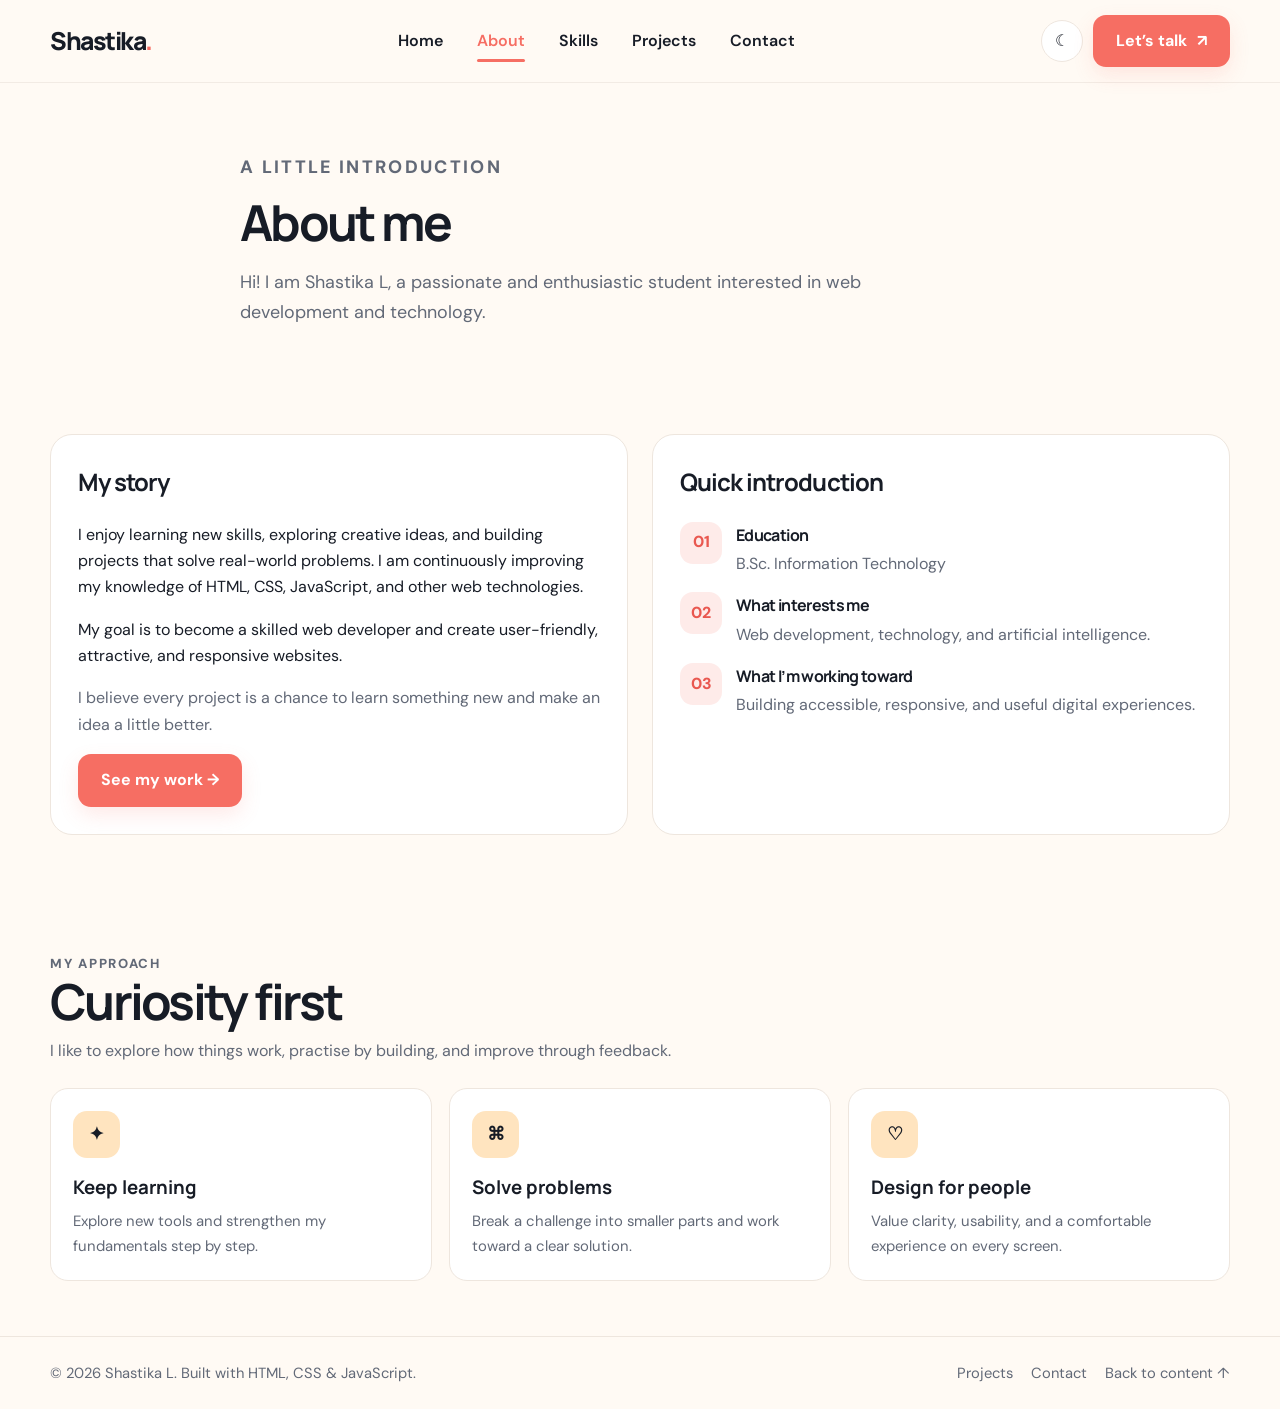
<file: about.html>
<!doctype html><html lang="en"><head><meta charset="utf-8"><meta name="viewport" content="width=device-width, initial-scale=1"><meta name="description" content="Learn about Shastika L, a B.Sc. Information Technology student and aspiring web developer."><meta name="theme-color" content="#fffaf4"><title>About | Shastika L</title><link rel="stylesheet" href="./style.css"></head><body><a class="skip-link" href="#main">Skip to content</a><header class="site-header"><div class="container nav-wrap"><a class="brand" href="index.html" aria-label="Shastika L home">Shastika<span>.</span></a><nav class="nav-links" data-nav aria-label="Main navigation"><a href="index.html" >Home</a><a href="about.html" aria-current="page" >About</a><a href="skills.html" >Skills</a><a href="projects.html" >Projects</a><a href="contact.html" >Contact</a></nav><div class="nav-actions"><button class="icon-button" type="button" data-theme-toggle aria-label="Switch to dark theme" title="Switch theme">☾</button><a class="btn" href="contact.html">Let’s talk <span aria-hidden="true">↗</span></a><button class="menu-toggle" type="button" data-menu-toggle aria-expanded="false" aria-label="Open navigation menu">☰</button></div></div></header><main id="main"><section class="container page-heading"><p class="eyebrow">A little introduction</p><h1>About me</h1><p>Hi! I am Shastika L, a passionate and enthusiastic student interested in web development and technology.</p></section><section class="container section"><div class="content-grid"><article class="panel"><h2>My story</h2><p>I enjoy learning new skills, exploring creative ideas, and building projects that solve real-world problems. I am continuously improving my knowledge of HTML, CSS, JavaScript, and other web technologies.</p><p>My goal is to become a skilled web developer and create user-friendly, attractive, and responsive websites.</p><p class="muted">I believe every project is a chance to learn something new and make an idea a little better.</p><a class="btn" href="projects.html">See my work →</a></article><article class="panel"><h2>Quick introduction</h2><div class="detail-list"><div class="detail-row"><span class="detail-icon">01</span><div><h3>Education</h3><p>B.Sc. Information Technology</p></div></div><div class="detail-row"><span class="detail-icon">02</span><div><h3>What interests me</h3><p>Web development, technology, and artificial intelligence.</p></div></div><div class="detail-row"><span class="detail-icon">03</span><div><h3>What I’m working toward</h3><p>Building accessible, responsive, and useful digital experiences.</p></div></div></div></article></div></section><section class="container section"><div class="section-heading"><div><p class="eyebrow">My approach</p><h2>Curiosity first</h2><p>I like to explore how things work, practise by building, and improve through feedback.</p></div></div><div class="skill-grid"><article class="skill-card"><div class="skill-symbol">✦</div><h3>Keep learning</h3><p>Explore new tools and strengthen my fundamentals step by step.</p></article><article class="skill-card"><div class="skill-symbol">⌘</div><h3>Solve problems</h3><p>Break a challenge into smaller parts and work toward a clear solution.</p></article><article class="skill-card"><div class="skill-symbol">♡</div><h3>Design for people</h3><p>Value clarity, usability, and a comfortable experience on every screen.</p></article></div></section></main><footer class="site-footer"><div class="container footer-inner"><span>© <span data-year>2026</span> Shastika L. Built with HTML, CSS &amp; JavaScript.</span><div class="footer-links"><a href="projects.html">Projects</a><a href="contact.html">Contact</a><a href="#main">Back to content ↑</a></div></div></footer><button class="back-top" data-back-top type="button" aria-label="Back to top" title="Back to top">↑</button><script src="./script.js" defer></script></body></html>
</file>
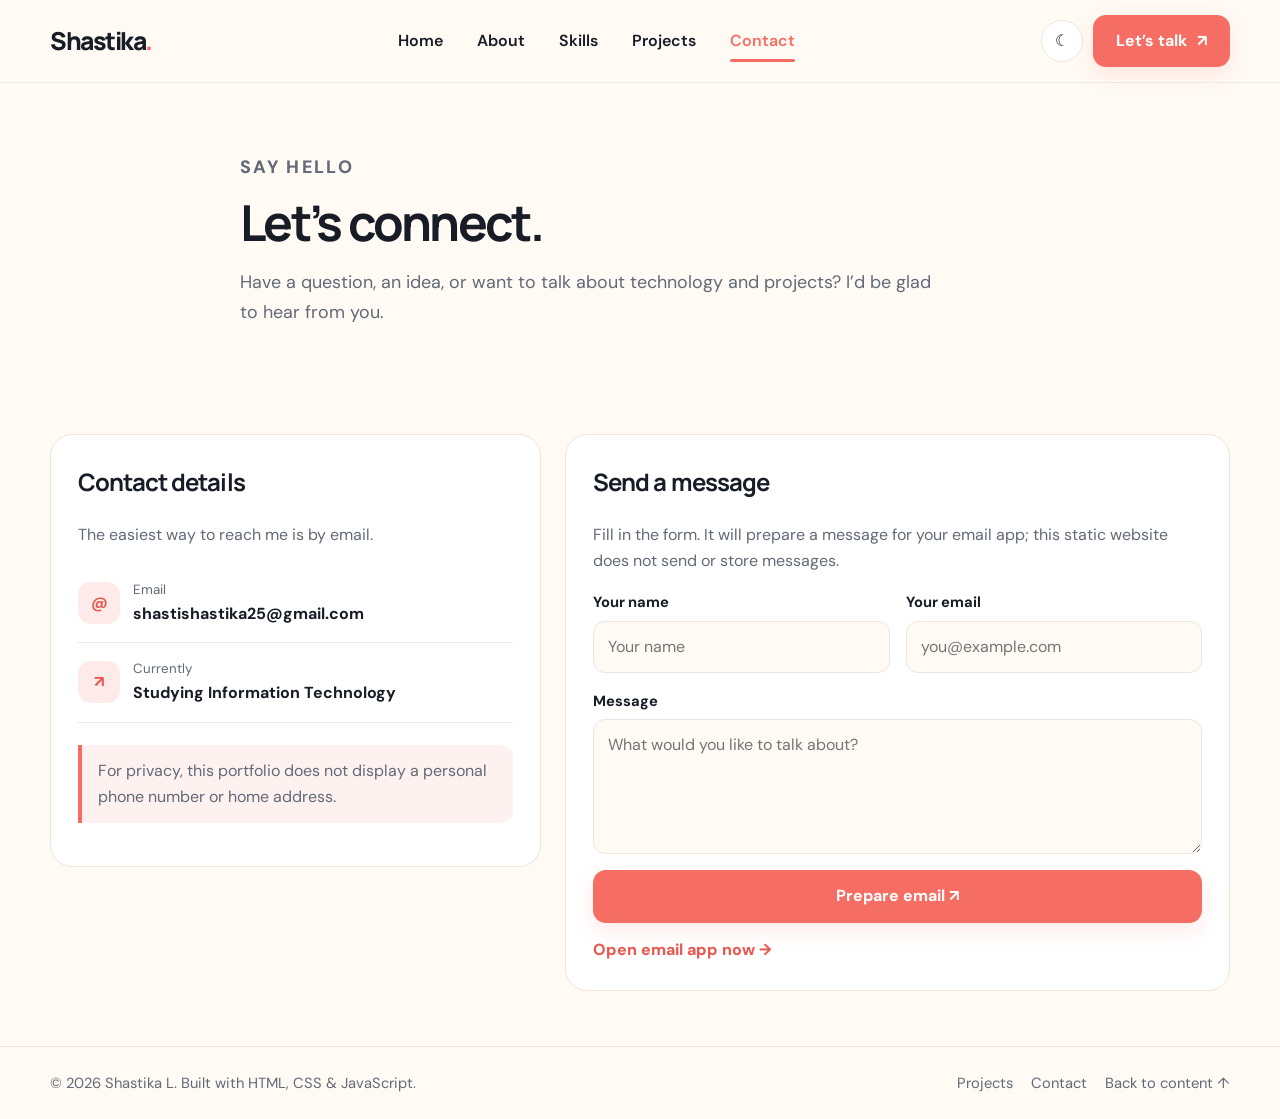
<file: contact.html>
<!doctype html><html lang="en"><head><meta charset="utf-8"><meta name="viewport" content="width=device-width, initial-scale=1"><meta name="description" content="Contact Shastika L by email to talk about web development, technology, and projects."><meta name="theme-color" content="#fffaf4"><title>Contact | Shastika L</title><link rel="stylesheet" href="./style.css"></head><body><a class="skip-link" href="#main">Skip to content</a><header class="site-header"><div class="container nav-wrap"><a class="brand" href="index.html" aria-label="Shastika L home">Shastika<span>.</span></a><nav class="nav-links" data-nav aria-label="Main navigation"><a href="index.html" >Home</a><a href="about.html" >About</a><a href="skills.html" >Skills</a><a href="projects.html" >Projects</a><a href="contact.html" aria-current="page" >Contact</a></nav><div class="nav-actions"><button class="icon-button" type="button" data-theme-toggle aria-label="Switch to dark theme" title="Switch theme">☾</button><a class="btn" href="contact.html">Let’s talk <span aria-hidden="true">↗</span></a><button class="menu-toggle" type="button" data-menu-toggle aria-expanded="false" aria-label="Open navigation menu">☰</button></div></div></header><main id="main"><section class="container page-heading"><p class="eyebrow">Say hello</p><h1>Let’s connect.</h1><p>Have a question, an idea, or want to talk about technology and projects? I’d be glad to hear from you.</p></section><section class="container section"><div class="contact-layout"><aside class="panel"><h2>Contact details</h2><p class="muted">The easiest way to reach me is by email.</p><div class="contact-method"><span class="detail-icon">@</span><div><small>Email</small><a href="mailto:shastishastika25@gmail.com">shastishastika25@gmail.com</a></div></div><div class="contact-method"><span class="detail-icon">↗</span><div><small>Currently</small><strong>Studying Information Technology</strong></div></div><p class="notice" style="margin-top:22px">For privacy, this portfolio does not display a personal phone number or home address.</p></aside><section class="panel"><h2>Send a message</h2><p class="muted">Fill in the form. It will prepare a message for your email app; this static website does not send or store messages.</p><form data-contact-form><div class="form-grid"><div class="field"><label for="name">Your name</label><input id="name" name="name" autocomplete="name" required maxlength="80" placeholder="Your name"></div><div class="field"><label for="email">Your email</label><input id="email" name="email" type="email" autocomplete="email" required maxlength="120" placeholder="you@example.com"></div><div class="field full"><label for="message">Message</label><textarea id="message" name="message" required minlength="5" maxlength="1500" placeholder="What would you like to talk about?"></textarea></div><div class="field full"><button class="btn" type="submit">Prepare email ↗</button></div></div></form><p class="form-message" data-form-message aria-live="polite"></p><a class="text-link" data-mailto-link href="mailto:shastishastika25@gmail.com" hidden>Open email app now →</a></section></div></section></main><footer class="site-footer"><div class="container footer-inner"><span>© <span data-year>2026</span> Shastika L. Built with HTML, CSS &amp; JavaScript.</span><div class="footer-links"><a href="projects.html">Projects</a><a href="contact.html">Contact</a><a href="#main">Back to content ↑</a></div></div></footer><button class="back-top" data-back-top type="button" aria-label="Back to top" title="Back to top">↑</button><script src="./script.js" defer></script></body></html>
</file>
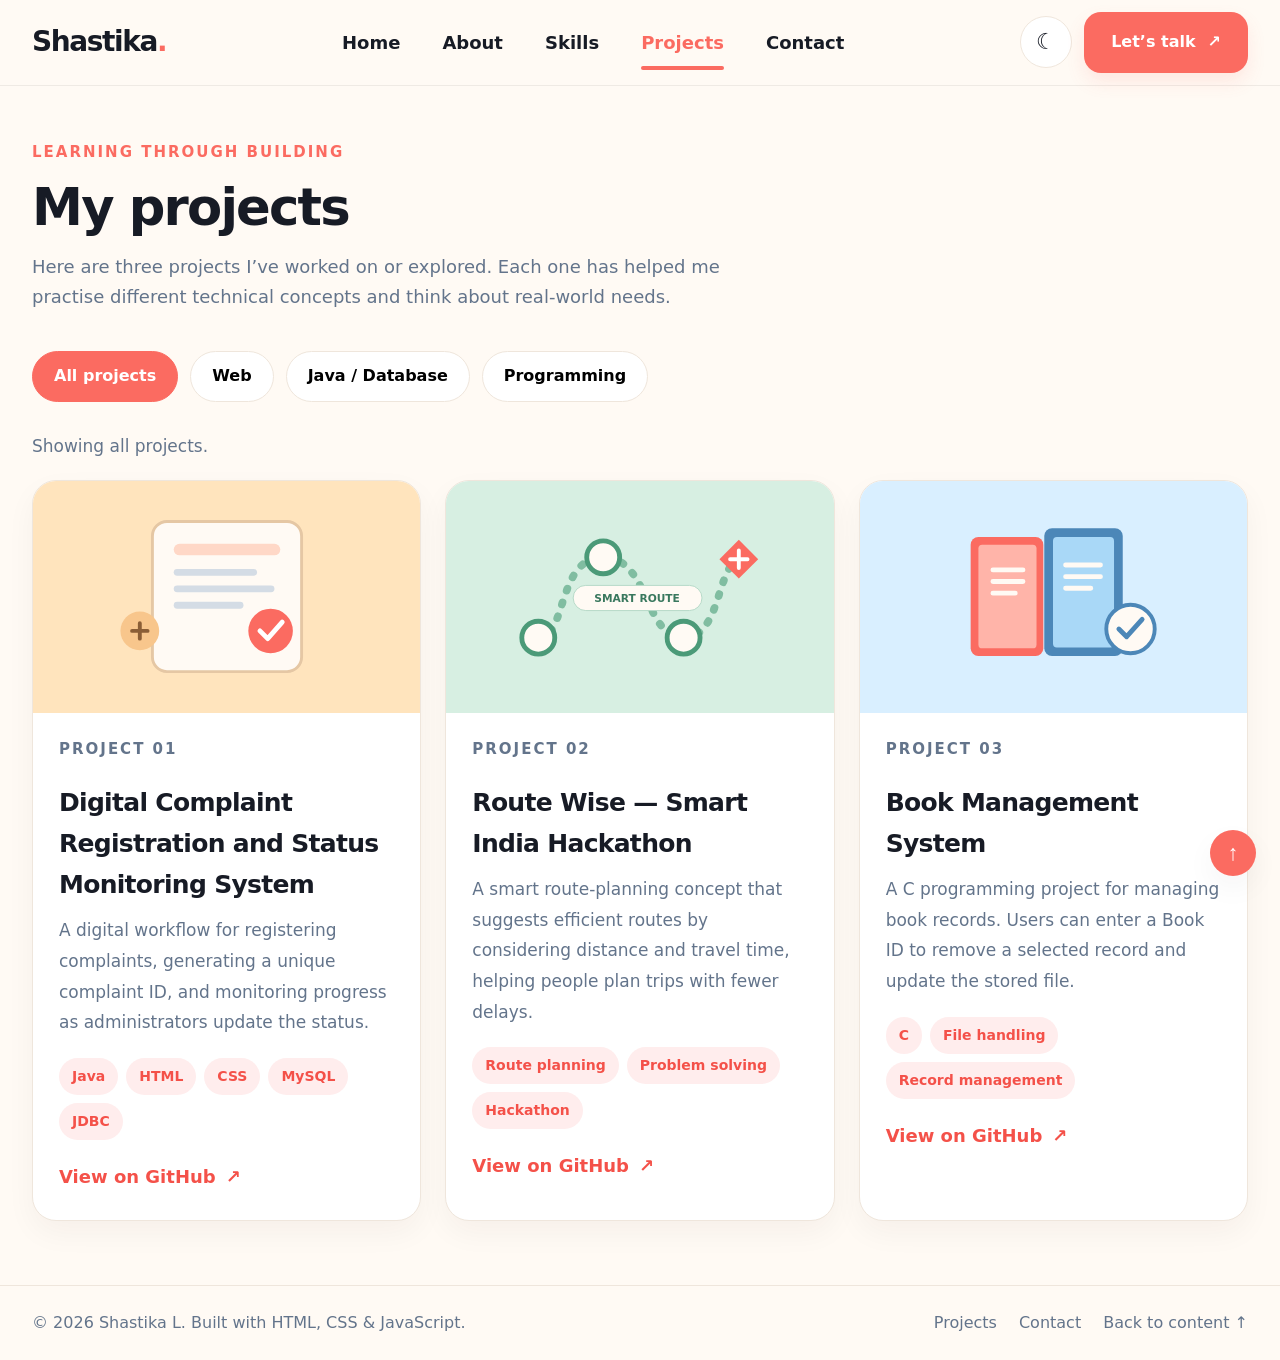
<file: projects.html>
<!doctype html>
<html lang="en">
<head>
<meta charset="utf-8">
<meta name="viewport" content="width=device-width, initial-scale=1">
<meta name="description" content="Explore Shastika L's projects.">
<meta name="theme-color" content="#fffaf4">
<title>Projects | Shastika L</title>
<style>
:root{--bg:#fffaf4;--card:#fff;--text:#171b25;--muted:#63748b;--line:#efe6dc;--accent:#fb6b61;--accent-soft:#ffeded;--peach:#ffe4bd;--mint:#d7efe2;--blue:#d9efff;--shadow:0 12px 30px rgba(38,29,19,.045)}
*{box-sizing:border-box}html{scroll-behavior:smooth}body{margin:0;background:var(--bg);color:var(--text);font-family:Inter,ui-sans-serif,system-ui,-apple-system,BlinkMacSystemFont,"Segoe UI",sans-serif;line-height:1.65}a{color:inherit;text-decoration:none}.container{width:min(1480px,calc(100% - 64px));margin-inline:auto}.site-header{height:86px;border-bottom:1px solid rgba(40,30,20,.07);background:rgba(255,250,244,.94);position:sticky;top:0;z-index:5;backdrop-filter:blur(12px)}.nav-wrap{height:100%;display:flex;align-items:center;justify-content:space-between;gap:28px}.brand{font-size:28px;font-weight:800;letter-spacing:-1.4px}.brand span{color:var(--accent)}.nav-links{display:flex;align-items:center;gap:42px;font-weight:650;font-size:18px}.nav-links a{position:relative;padding:26px 0}.nav-links a[aria-current=page]{color:var(--accent)}.nav-links a[aria-current=page]:after{content:"";position:absolute;left:0;right:0;bottom:13px;height:4px;border-radius:8px;background:var(--accent)}.nav-actions{display:flex;align-items:center;gap:12px}.icon-button{height:52px;width:52px;border-radius:50%;border:1px solid var(--line);background:#fff;color:var(--text);font-size:22px;cursor:pointer}.btn{display:inline-flex;align-items:center;gap:12px;background:var(--accent);color:white;font-weight:750;padding:17px 27px;border-radius:17px;box-shadow:0 9px 18px #fb6b6120}.page-heading{padding-top:54px;padding-bottom:16px}.eyebrow{font-size:15px;letter-spacing:2px;font-weight:800;color:var(--muted);margin:0 0 14px}.page-heading .eyebrow{color:var(--accent);text-transform:uppercase}.page-heading h1{font-size:clamp(38px,4vw,56px);line-height:1.12;letter-spacing:-1.8px;margin:0 0 16px}.page-heading>p:last-child{max-width:760px;color:var(--muted);font-size:18px;margin:0}.section{padding-top:24px;padding-bottom:64px}.filter-row{display:flex;gap:12px;flex-wrap:wrap}.filter-btn{border:1px solid var(--line);background:#fff;border-radius:999px;padding:11px 21px;font:inherit;font-weight:700;cursor:pointer;transition:transform .18s,background .18s,color .18s}.filter-btn:hover{transform:translateY(-2px)}.filter-btn[aria-pressed=true]{background:var(--accent);border-color:var(--accent);color:white}.muted{color:var(--muted);margin:30px 0 20px;font-size:17px}.project-grid{display:grid;grid-template-columns:repeat(3,minmax(0,1fr));gap:24px}.project-card{background:var(--card);border:1px solid var(--line);border-radius:24px;overflow:hidden;box-shadow:var(--shadow);transition:transform .22s,box-shadow .22s}.project-card:hover{transform:translateY(-5px);box-shadow:0 18px 38px rgba(38,29,19,.09)}.project-art{height:232px;display:flex;align-items:center;justify-content:center;padding:26px;overflow:hidden}.project-art.peach{background:var(--peach)}.project-art.mint{background:var(--mint)}.project-art.blue{background:var(--blue)}.project-art svg{width:100%;height:100%;max-width:310px;max-height:180px}.project-body{padding:24px 26px 28px}.project-body .eyebrow{margin-bottom:20px}.project-body h3{font-size:25px;line-height:1.65;letter-spacing:-.7px;margin:0 0 10px;font-weight:750}.project-body>p:not(.eyebrow){font-size:17px;color:var(--muted);margin:0 0 20px;line-height:1.8}.tags{display:flex;flex-wrap:wrap;gap:8px;margin:0 0 22px}.tag{background:var(--accent-soft);color:#f45149;border-radius:999px;padding:7px 13px;font-size:14px;font-weight:700}.text-link{display:inline-flex;align-items:center;gap:10px;color:#f45149;font-weight:750;font-size:18px}.text-link:hover{text-decoration:underline;text-underline-offset:5px}.site-footer{border-top:1px solid var(--line);padding:24px 0;color:var(--muted)}.footer-inner{display:flex;justify-content:space-between;align-items:center;gap:18px;flex-wrap:wrap}.footer-links{display:flex;gap:22px}.back-top{position:fixed;right:24px;bottom:24px;border:0;background:var(--accent);color:#fff;width:46px;height:46px;border-radius:50%;font-size:22px;cursor:pointer;box-shadow:var(--shadow)}.skip-link{position:absolute;left:-999px;top:10px}.skip-link:focus{left:10px;z-index:10;background:white;padding:10px}.menu-toggle{display:none;border:1px solid var(--line);background:#fff;border-radius:12px;padding:10px;font-size:20px;color:var(--text)}
body.dark{--bg:#171a22;--card:#222632;--text:#f7f4ef;--muted:#b2bdcc;--line:#373b47;--accent-soft:#432c31;--peach:#55402f;--mint:#29483d;--blue:#294254}body.dark .site-header{background:rgba(23,26,34,.94)}body.dark .filter-btn,body.dark .icon-button,body.dark .menu-toggle{background:#222632;color:var(--text)}body.dark .filter-btn[aria-pressed=true]{background:var(--accent);color:white}body.dark .tag{color:#ffaaa3}
@media(max-width:1050px){.nav-links{gap:22px}.project-grid{grid-template-columns:repeat(2,minmax(0,1fr))}.project-card:last-child{grid-column:auto}}@media(max-width:720px){.container{width:min(100% - 32px,560px)}.site-header{height:72px}.brand{font-size:25px}.nav-links{display:none;position:absolute;top:72px;left:0;right:0;background:var(--bg);padding:14px 24px 22px;border-bottom:1px solid var(--line);flex-direction:column;align-items:stretch;gap:0}.nav-links.open{display:flex}.nav-links a{padding:12px 0}.nav-links a[aria-current=page]:after{bottom:4px;right:auto;width:52px}.nav-actions{gap:8px}.icon-button{height:43px;width:43px}.nav-actions .btn{display:none}.menu-toggle{display:block}.page-heading{padding-top:36px}.page-heading h1{font-size:42px}.project-grid{grid-template-columns:1fr}.project-art{height:205px}.project-body{padding:22px}.project-body h3{font-size:23px}.muted{margin-top:22px}.footer-inner{align-items:flex-start;flex-direction:column}}@media(prefers-reduced-motion:reduce){*{scroll-behavior:auto!important;transition:none!important}}
</style>
</head>
<body>
<a class="skip-link" href="#main">Skip to content</a>
<header class="site-header"><div class="container nav-wrap">
<a class="brand" href="index.html" aria-label="Shastika L home">Shastika<span>.</span></a>
<nav class="nav-links" id="nav" aria-label="Main navigation"><a href="index.html">Home</a><a href="about.html">About</a><a href="skills.html">Skills</a><a href="projects.html" aria-current="page">Projects</a><a href="contact.html">Contact</a></nav>
<div class="nav-actions"><button class="icon-button" id="themeToggle" type="button" aria-label="Switch theme" title="Switch theme">☾</button><a class="btn" href="contact.html">Let’s talk <span aria-hidden="true">↗</span></a><button class="menu-toggle" id="menuToggle" type="button" aria-expanded="false" aria-label="Open navigation menu">☰</button></div>
</div></header>
<main id="main">
<section class="container page-heading"><p class="eyebrow">Learning through building</p><h1>My projects</h1><p>Here are three projects I’ve worked on or explored. Each one has helped me practise different technical concepts and think about real-world needs.</p></section>
<section class="container section">
<div class="filter-row" role="group" aria-label="Filter projects"><button class="filter-btn" data-filter="all" aria-pressed="true">All projects</button><button class="filter-btn" data-filter="web" aria-pressed="false">Web</button><button class="filter-btn" data-filter="java" aria-pressed="false">Java / Database</button><button class="filter-btn" data-filter="programming" aria-pressed="false">Programming</button></div>
<p class="muted" id="filterStatus" aria-live="polite">Showing all projects.</p>
<div class="project-grid">
<article class="project-card" data-category="java web"><div class="project-art peach"><svg viewBox="0 0 320 180" role="img" aria-label="Complaint registration illustration"><rect x="83" y="12" width="154" height="155" rx="15" fill="#fffaf4" stroke="#e5c7a4" stroke-width="3"/><rect x="105" y="35" width="110" height="12" rx="6" fill="#ffd8c7"/><rect x="105" y="61" width="86" height="7" rx="3.5" fill="#d4dce5"/><rect x="105" y="78" width="104" height="7" rx="3.5" fill="#d4dce5"/><rect x="105" y="95" width="72" height="7" rx="3.5" fill="#d4dce5"/><circle cx="205" cy="125" r="23" fill="#fb6b61"/><path d="M194 125l8 8 15-17" fill="none" stroke="#fff" stroke-width="5" stroke-linecap="round" stroke-linejoin="round"/><circle cx="70" cy="125" r="20" fill="#f8c68c"/><path d="M62 125h16M70 117v16" stroke="#8b5e36" stroke-width="4" stroke-linecap="round"/></svg></div><div class="project-body"><p class="eyebrow">PROJECT 01</p><h3>Digital Complaint Registration and Status Monitoring System</h3><p>A digital workflow for registering complaints, generating a unique complaint ID, and monitoring progress as administrators update the status.</p><div class="tags"><span class="tag">Java</span><span class="tag">HTML</span><span class="tag">CSS</span><span class="tag">MySQL</span><span class="tag">JDBC</span></div><a class="text-link" href="https://github.com/shastishastika25/Java-Project" target="_blank" rel="noopener noreferrer">View on GitHub <span aria-hidden="true">↗</span></a></div></article>
<article class="project-card" data-category="web design"><div class="project-art mint"><svg viewBox="0 0 320 180" role="img" aria-label="Route Wise route planning illustration"><path d="M55 132C85 132 74 49 122 49S164 132 205 132s33-82 62-82" fill="none" stroke="#80bda1" stroke-width="8" stroke-linecap="round" stroke-dasharray="2 13"/><circle cx="55" cy="132" r="17" fill="#fffaf4" stroke="#4b9a78" stroke-width="5"/><circle cx="122" cy="49" r="17" fill="#fffaf4" stroke="#4b9a78" stroke-width="5"/><circle cx="205" cy="132" r="17" fill="#fffaf4" stroke="#4b9a78" stroke-width="5"/><path d="M262 31l20 20-20 20-20-20z" fill="#fb6b61"/><path d="M262 42v18M253 51h18" stroke="#fff" stroke-width="4" stroke-linecap="round"/><rect x="91" y="78" width="133" height="26" rx="13" fill="#fffaf4" stroke="#b5d9c8"/><text x="157" y="95" font-size="11" font-weight="700" text-anchor="middle" fill="#39785e">SMART ROUTE</text></svg></div><div class="project-body"><p class="eyebrow">PROJECT 02</p><h3>Route Wise — Smart India Hackathon</h3><p>A smart route-planning concept that suggests efficient routes by considering distance and travel time, helping people plan trips with fewer delays.</p><div class="tags"><span class="tag">Route planning</span><span class="tag">Problem solving</span><span class="tag">Hackathon</span></div><a class="text-link" href="https://github.com/shastishastika25/Routewise" target="_blank" rel="noopener noreferrer">View on GitHub <span aria-hidden="true">↗</span></a></div></article>
<article class="project-card" data-category="programming"><div class="project-art blue"><svg viewBox="0 0 320 180" role="img" aria-label="Book management illustration"><rect x="75" y="28" width="75" height="123" rx="8" fill="#fb6b61"/><rect x="83" y="36" width="60" height="107" rx="4" fill="#ffb4a9"/><path d="M98 62h31M98 74h31M98 86h23" stroke="#fffaf4" stroke-width="5" stroke-linecap="round"/><rect x="151" y="19" width="81" height="132" rx="8" fill="#4c87b8"/><rect x="160" y="28" width="63" height="114" rx="4" fill="#a9d8f7"/><path d="M173 57h36M173 69h36M173 81h26" stroke="#fffaf4" stroke-width="5" stroke-linecap="round"/><circle cx="240" cy="123" r="25" fill="#fffaf4" stroke="#4c87b8" stroke-width="4"/><path d="M228 123l8 8 16-18" fill="none" stroke="#4c87b8" stroke-width="5" stroke-linecap="round" stroke-linejoin="round"/></svg></div><div class="project-body"><p class="eyebrow">PROJECT 03</p><h3>Book Management System</h3><p>A C programming project for managing book records. Users can enter a Book ID to remove a selected record and update the stored file.</p><div class="tags"><span class="tag">C</span><span class="tag">File handling</span><span class="tag">Record management</span></div><a class="text-link" href="https://github.com/shastishastika25/C-Project" target="_blank" rel="noopener noreferrer">View on GitHub <span aria-hidden="true">↗</span></a></div></article>
</div>
</section>
</main>
<footer class="site-footer"><div class="container footer-inner"><span>© <span id="year">2026</span> Shastika L. Built with HTML, CSS &amp; JavaScript.</span><div class="footer-links"><a href="projects.html">Projects</a><a href="contact.html">Contact</a><a href="#main">Back to content ↑</a></div></div></footer>
<button class="back-top" id="backTop" type="button" aria-label="Back to top" title="Back to top">↑</button>
<script>
const filterButtons=[...document.querySelectorAll('[data-filter]')], cards=[...document.querySelectorAll('[data-category]')], status=document.getElementById('filterStatus');
filterButtons.forEach(btn=>btn.addEventListener('click',()=>{const filter=btn.dataset.filter;filterButtons.forEach(b=>b.setAttribute('aria-pressed',String(b===btn)));let count=0;cards.forEach(card=>{const show=filter==='all'||card.dataset.category.split(' ').includes(filter);card.hidden=!show;if(show)count++});status.textContent=filter==='all'?'Showing all projects.':`Showing ${count} ${count===1?'project':'projects'}.`}));
const themeToggle=document.getElementById('themeToggle');themeToggle.addEventListener('click',()=>{document.body.classList.toggle('dark');const dark=document.body.classList.contains('dark');themeToggle.textContent=dark?'☀':'☾';themeToggle.setAttribute('aria-label',dark?'Switch to light theme':'Switch to dark theme')});
const menuToggle=document.getElementById('menuToggle'), nav=document.getElementById('nav');menuToggle.addEventListener('click',()=>{const open=nav.classList.toggle('open');menuToggle.setAttribute('aria-expanded',String(open));menuToggle.setAttribute('aria-label',open?'Close navigation menu':'Open navigation menu')});nav.querySelectorAll('a').forEach(a=>a.addEventListener('click',()=>{nav.classList.remove('open');menuToggle.setAttribute('aria-expanded','false')}));
document.getElementById('year').textContent=new Date().getFullYear();document.getElementById('backTop').addEventListener('click',()=>window.scrollTo({top:0,behavior:'smooth'}));
</script>
</body></html>
</file>
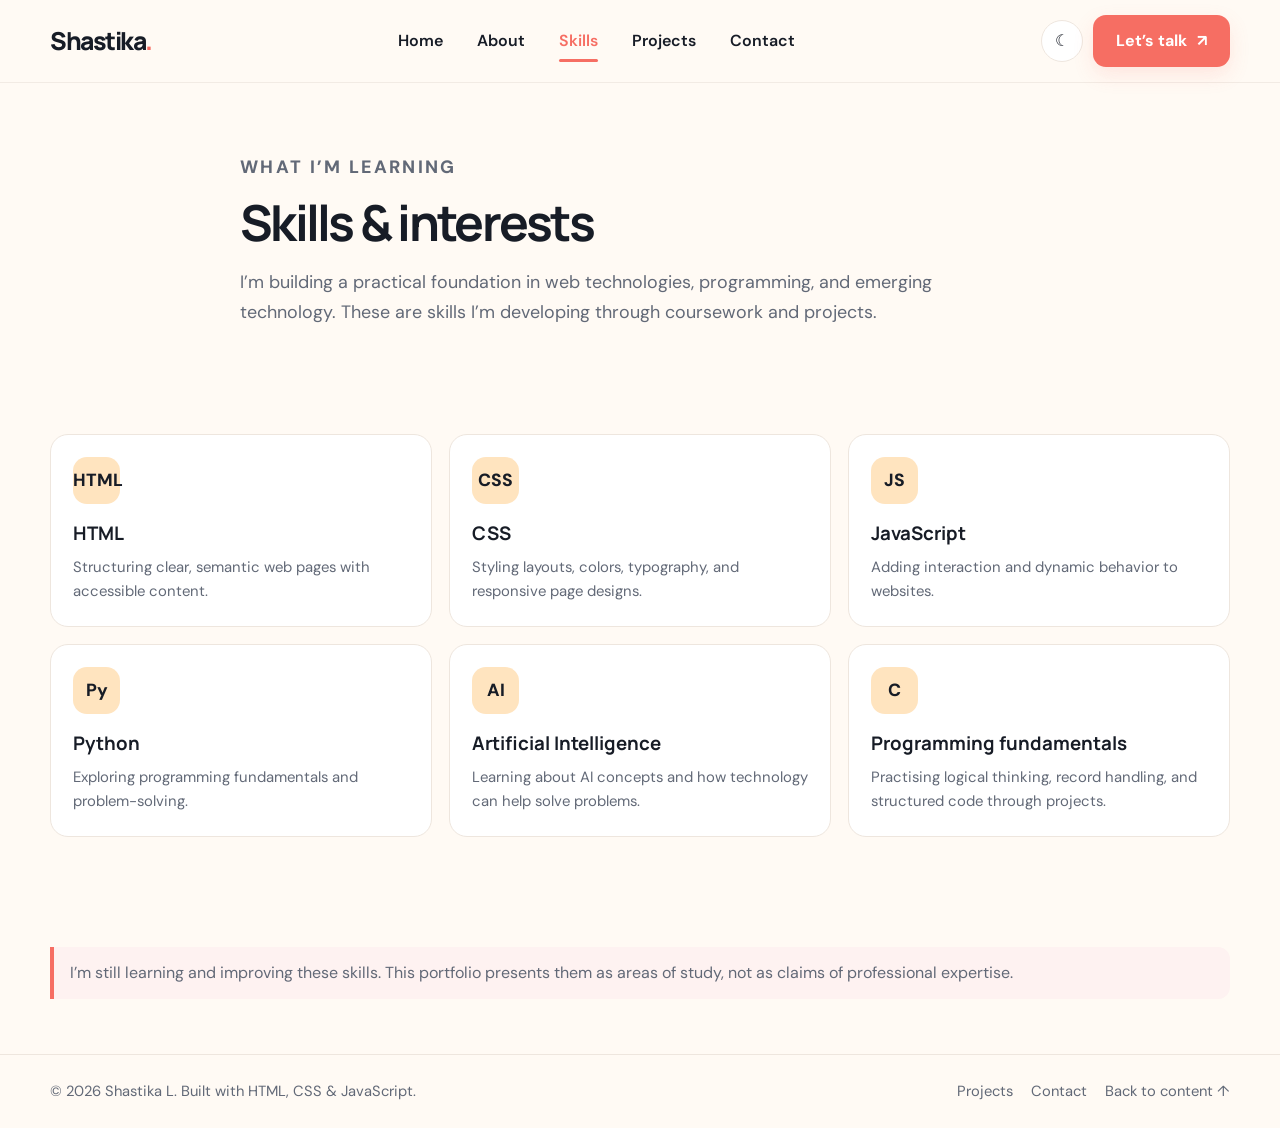
<file: skills.html>
<!doctype html><html lang="en"><head><meta charset="utf-8"><meta name="viewport" content="width=device-width, initial-scale=1"><meta name="description" content="Skills Shastika L is learning, including HTML, CSS, JavaScript, Python, and artificial intelligence."><meta name="theme-color" content="#fffaf4"><title>Skills | Shastika L</title><link rel="stylesheet" href="./style.css"></head><body><a class="skip-link" href="#main">Skip to content</a><header class="site-header"><div class="container nav-wrap"><a class="brand" href="index.html" aria-label="Shastika L home">Shastika<span>.</span></a><nav class="nav-links" data-nav aria-label="Main navigation"><a href="index.html" >Home</a><a href="about.html" >About</a><a href="skills.html" aria-current="page" >Skills</a><a href="projects.html" >Projects</a><a href="contact.html" >Contact</a></nav><div class="nav-actions"><button class="icon-button" type="button" data-theme-toggle aria-label="Switch to dark theme" title="Switch theme">☾</button><a class="btn" href="contact.html">Let’s talk <span aria-hidden="true">↗</span></a><button class="menu-toggle" type="button" data-menu-toggle aria-expanded="false" aria-label="Open navigation menu">☰</button></div></div></header><main id="main"><section class="container page-heading"><p class="eyebrow">What I’m learning</p><h1>Skills &amp; interests</h1><p>I’m building a practical foundation in web technologies, programming, and emerging technology. These are skills I’m developing through coursework and projects.</p></section><section class="container section"><div class="skill-grid"><article class="skill-card"><div class="skill-symbol">HTML</div><h3>HTML</h3><p>Structuring clear, semantic web pages with accessible content.</p></article><article class="skill-card"><div class="skill-symbol">CSS</div><h3>CSS</h3><p>Styling layouts, colors, typography, and responsive page designs.</p></article><article class="skill-card"><div class="skill-symbol">JS</div><h3>JavaScript</h3><p>Adding interaction and dynamic behavior to websites.</p></article><article class="skill-card"><div class="skill-symbol">Py</div><h3>Python</h3><p>Exploring programming fundamentals and problem-solving.</p></article><article class="skill-card"><div class="skill-symbol">AI</div><h3>Artificial Intelligence</h3><p>Learning about AI concepts and how technology can help solve problems.</p></article><article class="skill-card"><div class="skill-symbol">C</div><h3>Programming fundamentals</h3><p>Practising logical thinking, record handling, and structured code through projects.</p></article></div></section><section class="container section"><div class="notice">I’m still learning and improving these skills. This portfolio presents them as areas of study, not as claims of professional expertise.</div></section></main><footer class="site-footer"><div class="container footer-inner"><span>© <span data-year>2026</span> Shastika L. Built with HTML, CSS &amp; JavaScript.</span><div class="footer-links"><a href="projects.html">Projects</a><a href="contact.html">Contact</a><a href="#main">Back to content ↑</a></div></div></footer><button class="back-top" data-back-top type="button" aria-label="Back to top" title="Back to top">↑</button><script src="./script.js" defer></script></body></html>
</file>
<file: style.css>
@import url('https://fonts.googleapis.com/css2?family=DM+Sans:wght@400;500;600;700&family=Manrope:wght@400;500;600;700;800&display=swap');
:root{--bg:#fffaf4;--surface:#fff;--text:#171c26;--muted:#626977;--accent:#f66e63;--accent-dark:#e95850;--line:#eee6de;--peach:#ffe4bf;--mint:#d7eee0;--blue:#d8efff;--shadow:0 16px 45px rgba(45,35,28,.08)}
[data-theme="dark"]{--bg:#151922;--surface:#202633;--text:#f5f4f1;--muted:#b6bdc9;--accent:#ff8378;--accent-dark:#ff9a91;--line:#343c4a;--peach:#4b3d31;--mint:#273f38;--blue:#293c4d;--shadow:0 16px 45px rgba(0,0,0,.2)}
*{box-sizing:border-box}html{scroll-behavior:smooth;scroll-padding-top:95px}body{margin:0;background:var(--bg);color:var(--text);font-family:'DM Sans',sans-serif;line-height:1.65;transition:background .25s,color .25s}img{max-width:100%;display:block}a{color:inherit;text-decoration:none}button,input,textarea{font:inherit}button,a{ -webkit-tap-highlight-color:transparent}a:focus-visible,button:focus-visible,input:focus-visible,textarea:focus-visible{outline:3px solid #338de8;outline-offset:3px}.container{width:min(1180px,calc(100% - 48px));margin-inline:auto}.site-header{position:sticky;top:0;z-index:20;background:color-mix(in srgb,var(--bg) 91%,transparent);backdrop-filter:blur(14px);border-bottom:1px solid color-mix(in srgb,var(--line) 75%,transparent)}.nav-wrap{height:82px;display:flex;align-items:center;justify-content:space-between;gap:24px}.brand{font-family:Manrope,sans-serif;font-size:1.55rem;font-weight:800;letter-spacing:-.06em;white-space:nowrap}.brand span{color:var(--accent)}.nav-links{display:flex;align-items:center;gap:34px}.nav-links a{font-weight:600;position:relative;padding:8px 0}.nav-links a:hover,.nav-links a[aria-current="page"]{color:var(--accent)}.nav-links a[aria-current="page"]:after{content:"";height:3px;position:absolute;bottom:0;left:0;right:0;background:var(--accent);border-radius:5px}.nav-actions{display:flex;align-items:center;gap:10px}.icon-button,.menu-toggle{border:1px solid var(--line);background:var(--surface);color:var(--text);width:42px;height:42px;border-radius:50%;display:grid;place-items:center;cursor:pointer}.menu-toggle{display:none}.btn{display:inline-flex;align-items:center;justify-content:center;gap:10px;background:var(--accent);color:white;padding:13px 23px;border-radius:13px;font-weight:700;border:0;cursor:pointer;transition:transform .18s,background .18s;box-shadow:0 8px 20px #f66e6325}.btn:hover{background:var(--accent-dark);transform:translateY(-2px)}.btn-outline{background:transparent;color:var(--text);border:1px solid var(--line);box-shadow:none}.btn-outline:hover{color:white}.hero{display:grid;grid-template-columns:1.08fr .92fr;align-items:center;gap:36px;padding:52px 0 34px;min-height:450px}.eyebrow{color:var(--accent-dark);font-size:.82rem;font-weight:800;text-transform:uppercase;letter-spacing:.13em;margin:0 0 12px}.hero h1{font-family:Manrope,sans-serif;font-size:clamp(3rem,6vw,5.6rem);line-height:1.02;letter-spacing:-.075em;margin:0 0 22px;max-width:680px}.hero h1 .accent{position:relative;color:var(--accent)}.hero h1 .accent:after{content:"";position:absolute;left:0;right:4%;height:8px;bottom:-8px;border-top:4px solid var(--accent);border-radius:50%;transform:rotate(-3deg)}.hero-copy{font-size:clamp(1.1rem,2vw,1.6rem);line-height:1.45;max-width:610px;margin:0 0 27px}.muted{color:var(--muted)}.hero-buttons{display:flex;flex-wrap:wrap;gap:12px}.hero-visual{position:relative;min-width:0}.hero-visual:before{content:"";position:absolute;inset:8% 7% 5% 7%;background:#ffe0d7;border-radius:48% 52% 44% 56%/48% 45% 55% 52%;transform:rotate(-7deg)}.hero-visual img{position:relative;width:100%;max-height:430px;object-fit:contain;filter:drop-shadow(0 20px 20px #48392b12)}.hero-note{position:absolute;right:0;top:12%;background:var(--surface);padding:12px 16px;border-radius:14px;box-shadow:var(--shadow);font-weight:700;transform:rotate(4deg)}.section{padding:55px 0}.section-heading{display:flex;justify-content:space-between;align-items:end;gap:20px;margin-bottom:24px}.section-heading h2,.page-heading h1{font-family:Manrope,sans-serif;letter-spacing:-.055em;line-height:1.12;margin:0;font-size:clamp(2rem,4vw,3.1rem)}.section-heading p{margin:8px 0 0;color:var(--muted)}.project-grid{display:grid;grid-template-columns:repeat(3,minmax(0,1fr));gap:20px}.project-card{overflow:hidden;border-radius:20px;background:var(--surface);border:1px solid var(--line);transition:transform .2s,box-shadow .2s}.project-card:hover{transform:translateY(-5px);box-shadow:var(--shadow)}.project-art{padding:16px 16px 0;min-height:190px;display:grid;place-items:center}.project-art.peach{background:var(--peach)}.project-art.mint{background:var(--mint)}.project-art.blue{background:var(--blue)}.project-art img{width:100%;max-width:330px;max-height:190px;object-fit:contain}.project-body{padding:19px 21px 22px}.project-body h3{font-family:Manrope,sans-serif;font-size:1.35rem;letter-spacing:-.035em;margin:0 0 8px}.project-body p{color:var(--muted);margin:0 0 15px;font-size:.96rem}.tags{display:flex;gap:7px;flex-wrap:wrap;margin:13px 0 17px}.tag{font-size:.78rem;font-weight:700;padding:5px 10px;border-radius:999px;background:color-mix(in srgb,var(--accent) 13%,var(--surface));color:var(--accent-dark)}.text-link{font-weight:800;color:var(--accent-dark);display:inline-flex;align-items:center;gap:7px}.text-link:hover{gap:11px}.skills-strip{display:flex;justify-content:center;gap:10px;flex-wrap:wrap;padding:22px 0 44px}.skill-pill{padding:8px 22px;border-radius:999px;background:var(--accent);color:#fff;font-weight:700}.skill-pill:nth-child(2){background:#3988e8}.skill-pill:nth-child(3){background:#f4c941;color:#252525}.skill-pill:nth-child(4){background:#397e67}.callout{background:var(--surface);border:1px solid var(--line);border-radius:24px;padding:32px;display:flex;justify-content:space-between;align-items:center;gap:25px}.callout h2{font-family:Manrope,sans-serif;margin:0 0 7px;letter-spacing:-.04em}.callout p{margin:0;color:var(--muted)}.site-footer{border-top:1px solid var(--line);padding:24px 0;color:var(--muted);font-size:.92rem}.footer-inner{display:flex;justify-content:space-between;align-items:center;gap:18px;flex-wrap:wrap}.footer-links{display:flex;gap:18px}.footer-links a:hover{color:var(--accent)}.page-heading{padding:70px 0 34px;max-width:800px}.page-heading p{font-size:1.12rem;color:var(--muted);max-width:700px}.content-grid{display:grid;grid-template-columns:1fr 1fr;gap:24px;align-items:stretch}.panel{background:var(--surface);border:1px solid var(--line);border-radius:22px;padding:27px}.panel h2,.panel h3{font-family:Manrope,sans-serif;letter-spacing:-.04em;margin-top:0}.detail-list{display:grid;gap:15px}.detail-row{display:flex;gap:14px;align-items:flex-start}.detail-icon{flex:0 0 42px;height:42px;border-radius:13px;background:color-mix(in srgb,var(--accent) 14%,var(--surface));display:grid;place-items:center;color:var(--accent-dark);font-weight:800}.detail-row h3{font-size:1rem;margin:0}.detail-row p{margin:3px 0 0;color:var(--muted)}.skill-grid{display:grid;grid-template-columns:repeat(3,minmax(0,1fr));gap:17px}.skill-card{padding:22px;border:1px solid var(--line);border-radius:18px;background:var(--surface)}.skill-card .skill-symbol{width:47px;height:47px;border-radius:14px;background:var(--peach);display:grid;place-items:center;font-weight:800;font-size:1.1rem;margin-bottom:14px}.skill-card h3{margin:0 0 6px;font-family:Manrope,sans-serif}.skill-card p{margin:0;color:var(--muted);font-size:.93rem}.filter-row{display:flex;gap:9px;flex-wrap:wrap;margin:22px 0 25px}.filter-btn{padding:9px 16px;border-radius:999px;background:var(--surface);color:var(--text);border:1px solid var(--line);font-weight:700;cursor:pointer}.filter-btn[aria-pressed="true"],.filter-btn:hover{background:var(--accent);color:white;border-color:var(--accent)}.project-card[hidden]{display:none}.contact-layout{display:grid;grid-template-columns:.85fr 1.15fr;gap:24px;align-items:start}.contact-method{display:flex;gap:13px;align-items:center;padding:15px 0;border-bottom:1px solid var(--line)}.contact-method:last-child{border-bottom:0}.contact-method small{display:block;color:var(--muted)}.contact-method a{font-weight:700;overflow-wrap:anywhere}.form-grid{display:grid;grid-template-columns:1fr 1fr;gap:16px}.field{display:grid;gap:6px}.field.full{grid-column:1/-1}.field label{font-weight:700;font-size:.92rem}.field input,.field textarea{width:100%;padding:12px 14px;border:1px solid var(--line);border-radius:12px;background:var(--bg);color:var(--text)}.field textarea{resize:vertical;min-height:135px}.form-message{margin:14px 0 0;color:var(--muted);font-size:.92rem}.form-message.success{color:#21815a}.form-message.error{color:#d6443b}.notice{border-left:4px solid var(--accent);padding:13px 16px;background:color-mix(in srgb,var(--accent) 9%,var(--surface));border-radius:0 12px 12px 0;color:var(--muted)}.back-top{position:fixed;bottom:22px;right:22px;width:46px;height:46px;border:0;border-radius:50%;background:var(--accent);color:#fff;box-shadow:var(--shadow);font-size:1.2rem;cursor:pointer;opacity:0;pointer-events:none;transform:translateY(8px);transition:.2s;z-index:15}.back-top.visible{opacity:1;pointer-events:auto;transform:translateY(0)}.empty-note{color:var(--muted)}
@media(max-width:900px){.nav-links{gap:19px}.hero{grid-template-columns:1fr .8fr;gap:12px}.hero h1{font-size:clamp(2.8rem,6vw,4.5rem)}.project-grid{gap:14px}.project-body{padding:17px}.project-art{min-height:160px}.skill-grid{grid-template-columns:repeat(2,minmax(0,1fr))}}
@media(max-width:700px){.container{width:min(100% - 32px,560px)}.nav-wrap{height:72px}.brand{font-size:1.3rem}.menu-toggle{display:grid}.nav-actions .btn{display:none}.nav-links{display:none;position:absolute;top:71px;left:16px;right:16px;padding:15px;background:var(--surface);border:1px solid var(--line);border-radius:17px;box-shadow:var(--shadow);flex-direction:column;align-items:stretch;gap:2px}.nav-links.open{display:flex}.nav-links a{padding:10px 12px}.nav-links a[aria-current="page"]:after{left:12px;right:auto;width:26px;bottom:4px}.hero{grid-template-columns:1fr;padding-top:36px;gap:16px}.hero h1{font-size:clamp(3rem,12vw,4.3rem)}.hero-visual{width:min(100%,400px);margin:0 auto;grid-row:1}.hero-visual img{max-height:300px}.hero-note{top:7%;right:2%;font-size:.82rem}.hero-copy{font-size:1.16rem}.section{padding:38px 0}.section-heading{align-items:start;flex-direction:column}.project-grid{grid-template-columns:1fr}.project-art{min-height:220px}.project-art img{max-height:220px}.skills-strip{padding:20px 0 35px}.callout{padding:24px;align-items:flex-start;flex-direction:column}.page-heading{padding:48px 0 22px}.content-grid,.contact-layout{grid-template-columns:1fr}.skill-grid{grid-template-columns:1fr 1fr}.form-grid{grid-template-columns:1fr}.field.full{grid-column:auto}.footer-inner{align-items:flex-start;flex-direction:column}}
@media(max-width:420px){.skill-grid{grid-template-columns:1fr}.hero-buttons .btn{width:100%}.project-art{min-height:180px}.panel{padding:21px}}
@media(prefers-reduced-motion:reduce){*,*::before,*::after{scroll-behavior:auto!important;transition:none!important}}
.skip-link{position:absolute;left:12px;top:-60px;z-index:50;padding:10px 14px;background:var(--text);color:var(--bg);border-radius:8px}.skip-link:focus{top:12px}
</file>
